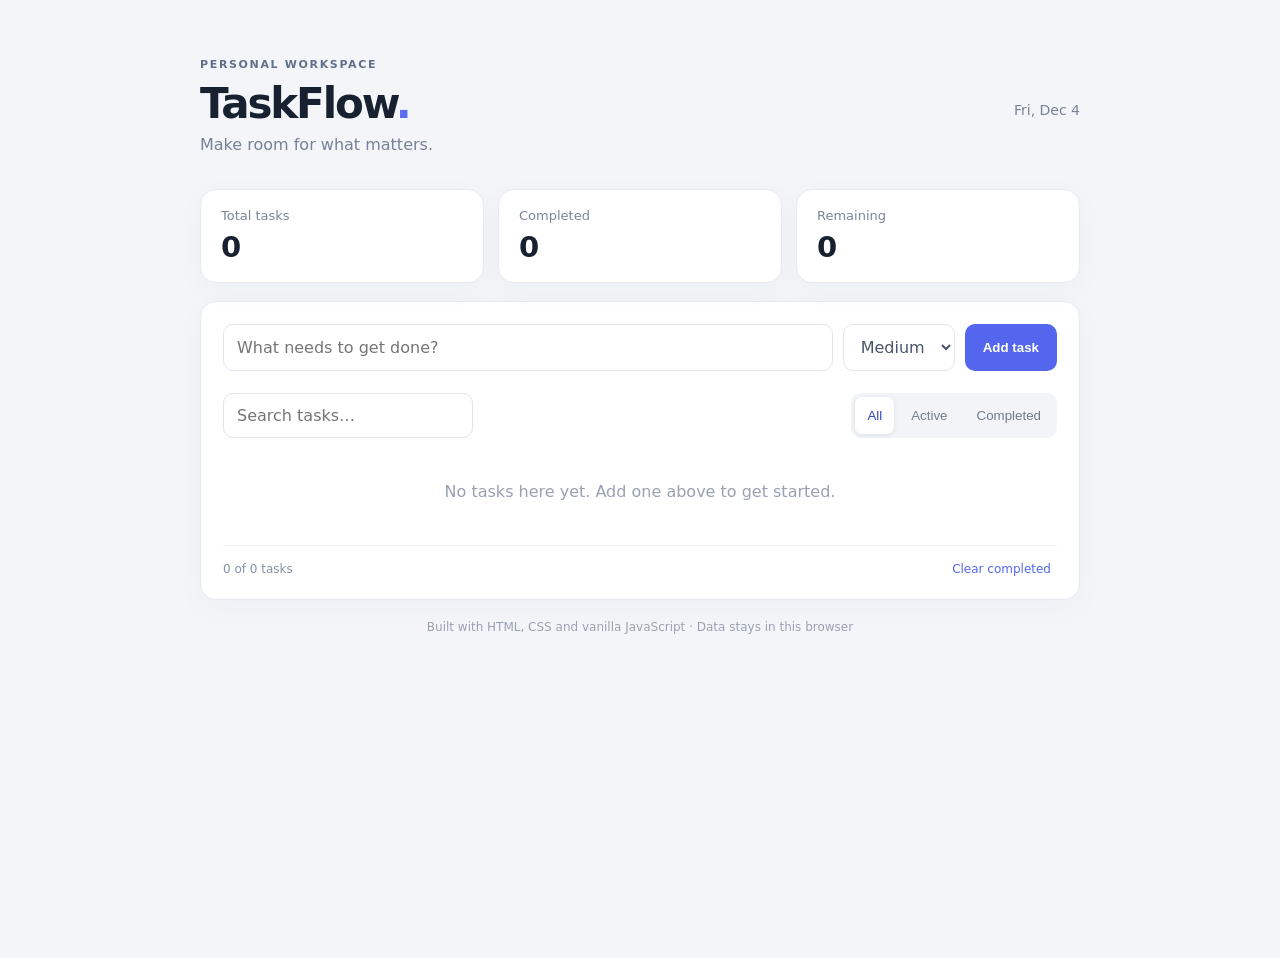
<file: projects/01-task-manager/index.html>
<!doctype html>
<html lang="en">
<head>
  <meta charset="UTF-8"><meta name="viewport" content="width=device-width, initial-scale=1">
  <meta name="description" content="A clean task manager built with HTML, CSS and vanilla JavaScript.">
  <title>TaskFlow — Task Manager</title><link rel="stylesheet" href="styles.css">
</head>
<body>
  <main class="app">
    <header class="topbar"><div><p class="eyebrow">PERSONAL WORKSPACE</p><h1>TaskFlow<span>.</span></h1><p class="muted">Make room for what matters.</p></div><div class="date" id="today"></div></header>
    <section class="summary" aria-label="Task summary">
      <article><span>Total tasks</span><strong id="total">0</strong></article><article><span>Completed</span><strong id="completed">0</strong></article><article><span>Remaining</span><strong id="remaining">0</strong></article>
    </section>
    <section class="panel">
      <form id="task-form" class="task-form"><label class="sr-only" for="task-input">Task title</label><input id="task-input" maxlength="90" placeholder="What needs to get done?" required><select id="priority" aria-label="Priority"><option value="medium">Medium</option><option value="high">High</option><option value="low">Low</option></select><button class="primary">Add task</button></form>
      <div class="toolbar"><input id="search" class="search" type="search" placeholder="Search tasks…" aria-label="Search tasks"><div class="filters" role="group" aria-label="Filter tasks"><button class="filter active" data-filter="all">All</button><button class="filter" data-filter="active">Active</button><button class="filter" data-filter="completed">Completed</button></div></div>
      <ul id="task-list" class="task-list" aria-live="polite"></ul><p id="empty" class="empty">No tasks here yet. Add one above to get started.</p>
      <footer class="list-footer"><span id="count-label">0 tasks</span><button id="clear-completed" class="text-button">Clear completed</button></footer>
    </section>
    <footer class="credit">Built with HTML, CSS and vanilla JavaScript · Data stays in this browser</footer>
  </main><script src="app.js"></script>
</body></html>
</file>
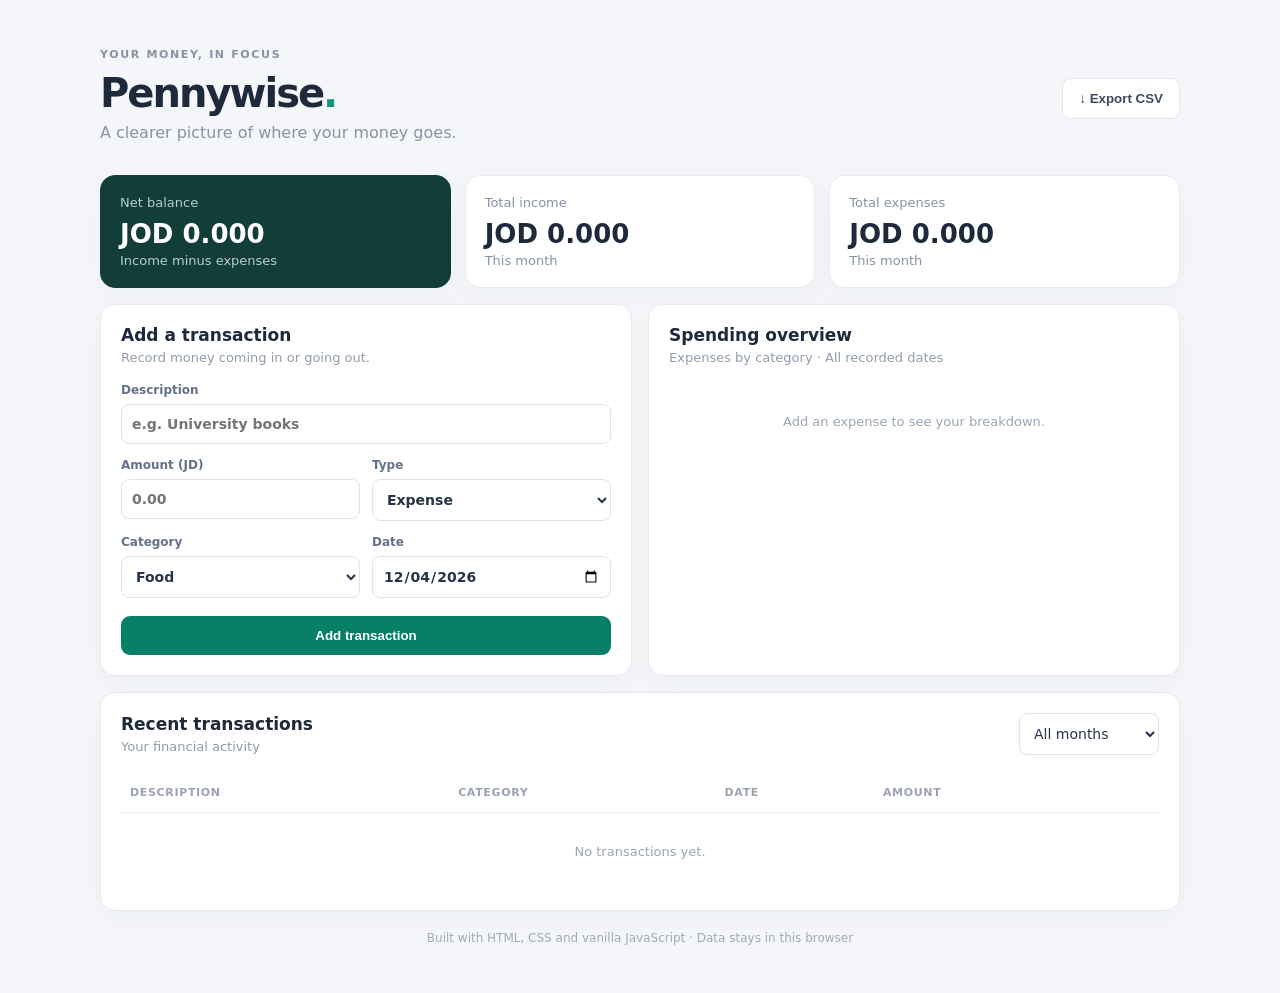
<file: projects/02-expense-tracker/index.html>
<!doctype html>
<html lang="en"><head><meta charset="UTF-8"><meta name="viewport" content="width=device-width,initial-scale=1"><meta name="description" content="Track income and expenses in a simple local-first finance dashboard."><title>Pennywise — Expense Tracker</title><link rel="stylesheet" href="styles.css"></head>
<body><main class="shell">
<header class="header"><div><p class="eyebrow">YOUR MONEY, IN FOCUS</p><h1>Pennywise<span>.</span></h1><p class="sub">A clearer picture of where your money goes.</p></div><button id="export" class="secondary">↓ Export CSV</button></header>
<section class="cards"><article class="card balance"><span>Net balance</span><strong id="balance">JD 0.00</strong><small>Income minus expenses</small></article><article class="card"><span>Total income</span><strong id="income">JD 0.00</strong><small>This month</small></article><article class="card"><span>Total expenses</span><strong id="expenses">JD 0.00</strong><small>This month</small></article></section>
<div class="layout"><section class="panel"><div class="panel-heading"><div><h2>Add a transaction</h2><p>Record money coming in or going out.</p></div></div>
<form id="transaction-form"><label>Description<input id="description" maxlength="70" required placeholder="e.g. University books"></label><div class="two"><label>Amount (JD)<input id="amount" type="number" min="0.01" step="0.01" required placeholder="0.00"></label><label>Type<select id="type"><option value="expense">Expense</option><option value="income">Income</option></select></label></div><div class="two"><label>Category<select id="category"><option>Food</option><option>Transport</option><option>Education</option><option>Shopping</option><option>Bills</option><option>Salary</option><option>Other</option></select></label><label>Date<input id="date" type="date" required></label></div><button class="primary">Add transaction</button></form></section>
<section class="panel"><div class="panel-heading"><div><h2>Spending overview</h2><p>Expenses by category · All recorded dates</p></div></div><div id="breakdown" class="breakdown"></div><p id="breakdown-empty" class="empty">Add an expense to see your breakdown.</p></section></div>
<section class="panel history"><div class="panel-heading history-head"><div><h2>Recent transactions</h2><p>Your financial activity</p></div><select id="month-filter" aria-label="Filter by month"><option value="all">All months</option></select></div><div class="table-wrap"><table><thead><tr><th>Description</th><th>Category</th><th>Date</th><th>Amount</th><th></th></tr></thead><tbody id="transaction-list"></tbody></table></div><p id="history-empty" class="empty">No transactions yet.</p></section>
<footer>Built with HTML, CSS and vanilla JavaScript · Data stays in this browser</footer></main><script src="app.js"></script></body></html>
</file>
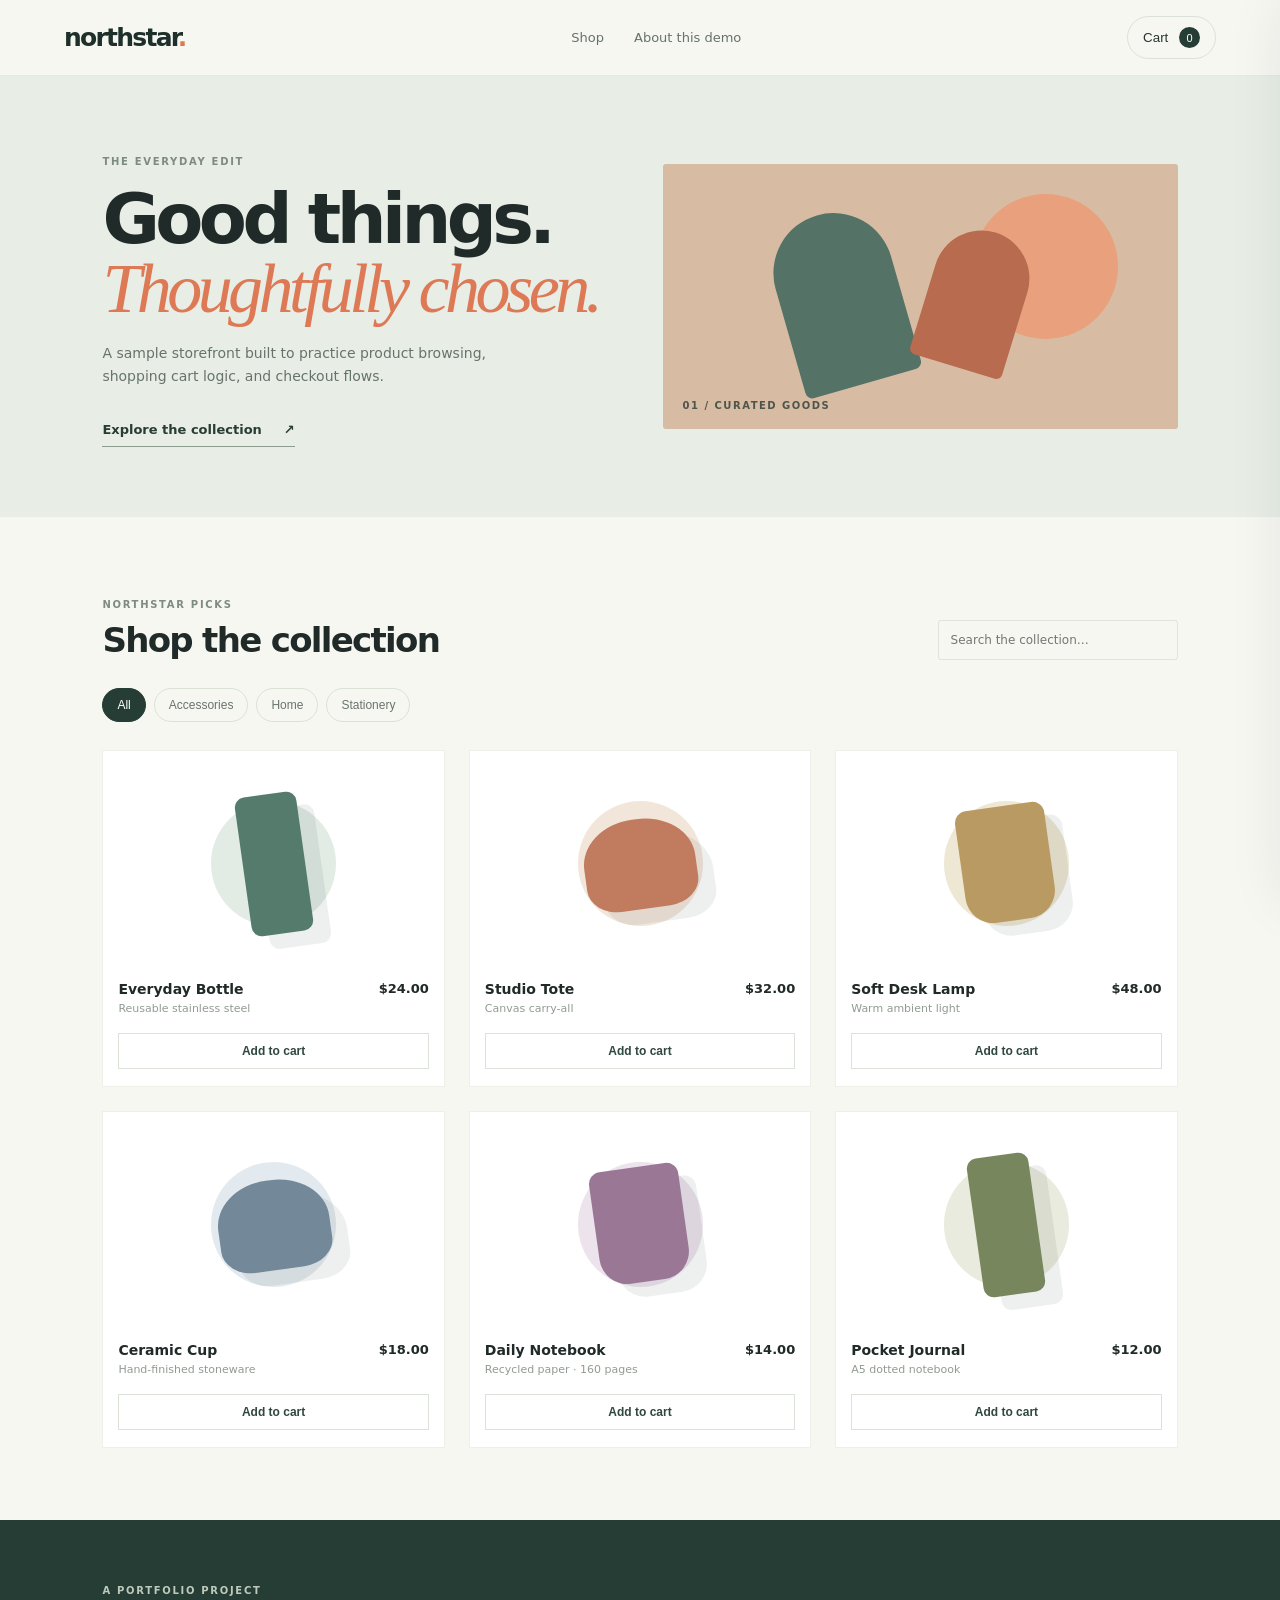
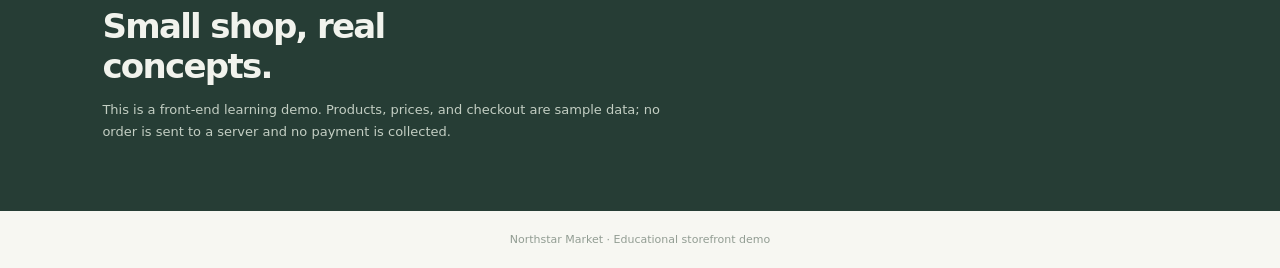
<file: projects/03-ecommerce-platform/index.html>
<!doctype html>
<html lang="en"><head><meta charset="UTF-8"><meta name="viewport" content="width=device-width,initial-scale=1"><meta name="description" content="A small front-end shopping demo with product filters and a persistent cart."><title>Northstar Market — Demo Store</title><link rel="stylesheet" href="styles.css"></head>
<body><header class="site-header"><a class="brand" href="#">northstar<span>.</span></a><nav><a href="#catalog">Shop</a><a href="#about">About this demo</a></nav><button id="cart-toggle" class="cart-toggle">Cart <span id="cart-count">0</span></button></header>
<main><section class="hero"><div><p class="kicker">THE EVERYDAY EDIT</p><h1>Good things.<br><em>Thoughtfully chosen.</em></h1><p class="hero-copy">A sample storefront built to practice product browsing, shopping cart logic, and checkout flows.</p><a class="hero-link" href="#catalog">Explore the collection <span>↗</span></a></div><div class="hero-art" aria-hidden="true"><div class="sun"></div><div class="shape shape-one"></div><div class="shape shape-two"></div><span>01 / CURATED GOODS</span></div></section>
<section id="catalog" class="catalog"><div class="section-heading"><div><p class="kicker">NORTHSTAR PICKS</p><h2>Shop the collection</h2></div><label class="search-label"><span class="sr-only">Search products</span><input id="search" type="search" placeholder="Search the collection…"></label></div><div class="category-row" id="categories"></div><div id="product-grid" class="product-grid"></div></section>
<section id="about" class="about"><p class="kicker">A PORTFOLIO PROJECT</p><h2>Small shop, real concepts.</h2><p>This is a front-end learning demo. Products, prices, and checkout are sample data; no order is sent to a server and no payment is collected.</p></section></main>
<aside id="cart-panel" class="cart-panel" aria-label="Shopping cart" aria-hidden="true"><div class="cart-heading"><div><p class="kicker">YOUR SELECTION</p><h2>Your cart</h2></div><button id="cart-close" class="close" aria-label="Close cart">×</button></div><div id="cart-items" class="cart-items"></div><div class="cart-bottom"><div class="total"><span>Subtotal</span><strong id="cart-total">$0.00</strong></div><button id="checkout" class="checkout">Place demo order</button><p class="fine-print">Demo only — no payment or real order is created.</p></div></aside><div id="scrim" class="scrim"></div><div id="toast" class="toast" role="status" aria-live="polite"></div><footer>Northstar Market · Educational storefront demo</footer><script src="app.js"></script></body></html>
</file>
<file: projects/01-task-manager/styles.css>
:root{font-family:Inter,ui-sans-serif,system-ui,-apple-system,BlinkMacSystemFont,"Segoe UI",sans-serif;color:#18212f;background:#f3f5f9;font-synthesis:none}*{box-sizing:border-box}body{margin:0;min-height:100vh}.app{width:min(880px,calc(100% - 32px));margin:58px auto}.topbar{display:flex;justify-content:space-between;align-items:center;margin-bottom:28px}.eyebrow{font-size:11px;font-weight:800;letter-spacing:.15em;color:#61708a;margin:0 0 8px}h1{font-size:42px;letter-spacing:-.05em;margin:0}.topbar h1 span{color:#5b6df5}.muted{color:#778197;margin:7px 0}.date{color:#78839a;font-size:14px}.summary{display:grid;grid-template-columns:repeat(3,1fr);gap:14px;margin-bottom:18px}.summary article,.panel{background:#fff;border:1px solid #e7eaf1;border-radius:16px;box-shadow:0 8px 30px #24314b08}.summary article{padding:18px 20px}.summary span{display:block;color:#7b8497;font-size:13px}.summary strong{display:block;font-size:29px;margin-top:7px}.panel{padding:22px}.task-form{display:flex;gap:10px}.task-form input,.task-form select,.search{min-width:0;border:1px solid #dfe4ee;border-radius:10px;padding:12px 13px;font:inherit;background:white}.task-form input{flex:1}.task-form select{color:#49546a}.primary{border:0;border-radius:10px;padding:0 18px;background:#5366ed;color:white;font-weight:700;cursor:pointer}.toolbar{display:flex;justify-content:space-between;gap:14px;margin:22px 0 10px}.search{width:250px}.filters{display:flex;gap:5px;background:#f2f4f8;padding:4px;border-radius:10px}.filter{border:0;background:transparent;padding:8px 12px;border-radius:7px;color:#707b90;cursor:pointer}.filter.active{background:white;color:#3546c5;box-shadow:0 1px 4px #1d2b451c}.task-list{list-style:none;padding:0;margin:0}.task{display:flex;align-items:center;gap:12px;padding:15px 3px;border-bottom:1px solid #edf0f5}.task:last-child{border-bottom:0}.task input{width:17px;height:17px;accent-color:#5869ed}.task-copy{flex:1;min-width:0}.task-title{display:block;overflow-wrap:anywhere}.task.done .task-title{text-decoration:line-through;color:#9aa2b1}.priority{font-size:11px;font-weight:750;text-transform:uppercase;letter-spacing:.06em;padding:5px 8px;border-radius:20px;background:#f0f2f8;color:#69748b}.priority.high{background:#fff0ee;color:#c34e43}.priority.low{background:#eaf7f0;color:#32835a}.delete{border:0;background:transparent;color:#9aa2b1;font-size:20px;cursor:pointer;padding:4px 8px}.delete:hover{color:#cf4c4c}.empty{text-align:center;color:#98a1b1;padding:28px 8px}.list-footer{display:flex;justify-content:space-between;align-items:center;color:#8791a4;font-size:12px;border-top:1px solid #edf0f5;padding-top:15px}.text-button{border:0;background:none;color:#5366ed;cursor:pointer;font:inherit}.credit{text-align:center;color:#9aa2b1;font-size:12px;margin:20px}.sr-only{position:absolute;width:1px;height:1px;padding:0;margin:-1px;overflow:hidden;clip:rect(0,0,0,0);white-space:nowrap;border:0}@media(max-width:620px){.app{margin:30px auto}.topbar{align-items:flex-start}.date{font-size:12px;text-align:right}.summary{gap:8px}.summary article{padding:13px}.summary strong{font-size:24px}.panel{padding:15px}.task-form{flex-wrap:wrap}.task-form input{flex-basis:100%}.primary{min-height:42px;flex:1}.toolbar{flex-direction:column}.search{width:100%}.filters{justify-content:space-around}}
</file>
<file: projects/02-expense-tracker/styles.css>
:root{font-family:Inter,system-ui,-apple-system,"Segoe UI",sans-serif;color:#1e293b;background:#f4f6fa;font-synthesis:none}*{box-sizing:border-box}body{margin:0}.shell{max-width:1080px;width:calc(100% - 34px);margin:48px auto}.header{display:flex;align-items:center;justify-content:space-between;margin-bottom:26px}.eyebrow{font-size:11px;letter-spacing:.15em;font-weight:800;color:#8792a5;margin:0 0 9px}h1{font-size:40px;letter-spacing:-.05em;margin:0}h1 span{color:#0b9b7a}.sub{color:#8893a5;margin:7px 0}.secondary,.primary{border:0;border-radius:9px;padding:12px 16px;font-weight:700;cursor:pointer}.secondary{background:#fff;color:#3d4a60;border:1px solid #e2e7ef}.primary{background:#087f68;color:#fff;width:100%;margin-top:4px}.cards{display:grid;grid-template-columns:repeat(3,1fr);gap:14px;margin-bottom:16px}.card,.panel{background:#fff;border:1px solid #e7eaf0;border-radius:15px;box-shadow:0 8px 30px #24314b08}.card{padding:19px}.card span,.card small{display:block;color:#8792a5;font-size:13px}.card strong{display:block;font-size:26px;margin:9px 0 4px}.balance{background:#123d39;color:#fff;border-color:#123d39}.balance span,.balance small{color:#b4d1cb}.layout{display:grid;grid-template-columns:1fr 1fr;gap:16px}.panel{padding:20px}.panel-heading{margin-bottom:18px}.panel-heading h2{font-size:17px;margin:0}.panel-heading p{font-size:13px;color:#919bad;margin:5px 0 0}form label{display:block;font-size:12px;color:#647087;font-weight:700;margin-bottom:14px}input,select{display:block;width:100%;margin-top:7px;border:1px solid #dfe5ed;border-radius:8px;padding:11px 10px;background:white;color:#263348;font:inherit;font-size:14px}.two{display:grid;grid-template-columns:1fr 1fr;gap:12px}.breakdown{display:grid;gap:15px}.bar-label{display:flex;justify-content:space-between;color:#657187;font-size:13px;margin-bottom:6px}.bar{height:8px;border-radius:10px;background:#edf1f5;overflow:hidden}.bar span{height:100%;display:block;background:#10a384;border-radius:10px}.empty{text-align:center;color:#9aa4b3;font-size:13px;padding:18px}.history{margin-top:16px}.history-head{display:flex;justify-content:space-between;align-items:center}.history-head select{width:auto;min-width:140px;margin:0}table{width:100%;border-collapse:collapse;text-align:left;font-size:13px}th{color:#9aa3b1;font-size:11px;text-transform:uppercase;letter-spacing:.06em}td,th{padding:13px 9px;border-bottom:1px solid #eef0f4}td:last-child,th:last-child{text-align:right}.amount-income{color:#08866b;font-weight:750}.amount-expense{color:#d35c54;font-weight:750}.delete{border:0;background:none;color:#9aa4b1;cursor:pointer;font-size:18px}.table-wrap{overflow:auto}footer{text-align:center;color:#a1aab8;font-size:12px;margin:20px}@media(max-width:760px){.shell{margin:28px auto}.cards{gap:8px}.card{padding:13px}.card strong{font-size:19px}.layout{grid-template-columns:1fr}.header{align-items:flex-start}.header h1{font-size:34px}.secondary{font-size:12px;padding:10px}.history-head{align-items:flex-start;gap:12px;flex-wrap:wrap}}
</file>
<file: projects/03-ecommerce-platform/styles.css>
:root{font-family:Inter,ui-sans-serif,system-ui,-apple-system,"Segoe UI",sans-serif;color:#202a28;background:#f7f7f2;font-synthesis:none}*{box-sizing:border-box}html{scroll-behavior:smooth}body{margin:0}.site-header{height:76px;padding:0 max(5vw,22px);display:flex;align-items:center;justify-content:space-between;border-bottom:1px solid #e7e8e1;background:#f7f7f2}.brand{text-decoration:none;color:#1e302b;font-size:25px;letter-spacing:-.07em;font-weight:850}.brand span{color:#e27653}.site-header nav{display:flex;gap:30px}.site-header nav a{color:#66716c;text-decoration:none;font-size:13px}.cart-toggle{border:1px solid #dce1d8;background:transparent;border-radius:30px;padding:10px 15px;color:#28352f;cursor:pointer}.cart-toggle span{display:inline-grid;place-items:center;background:#263d35;color:white;border-radius:50%;width:21px;height:21px;margin-left:7px;font-size:11px}.hero{min-height:420px;padding:70px max(8vw,25px);display:grid;grid-template-columns:1fr 1fr;gap:45px;align-items:center;background:#e8eee6}.kicker{font-size:10px;letter-spacing:.17em;font-weight:850;color:#7e8b80}.hero h1{font-size:clamp(42px,5.5vw,70px);line-height:.99;letter-spacing:-.065em;margin:18px 0}.hero h1 em{font-family:Georgia,serif;font-weight:400;color:#de7956}.hero-copy{max-width:390px;color:#66736b;line-height:1.7;font-size:14px}.hero-link{display:inline-flex;gap:22px;margin-top:19px;text-decoration:none;color:#283d34;font-weight:750;font-size:13px;border-bottom:1px solid #8c9c8e;padding-bottom:9px}.hero-art{height:265px;position:relative;overflow:hidden;background:#d7bca3;border-radius:3px}.hero-art>span{position:absolute;bottom:18px;left:20px;color:#4e554c;font-size:10px;letter-spacing:.15em;font-weight:800}.sun{position:absolute;width:145px;height:145px;border-radius:50%;background:#e8a17c;top:30px;right:60px}.shape{position:absolute;bottom:42px;width:120px;height:175px;border-radius:65px 65px 8px 8px;transform:rotate(-16deg)}.shape-one{left:23%;background:#557267}.shape-two{left:49%;background:#b86b4e;transform:rotate(17deg) scale(.8)}.catalog{padding:72px max(8vw,25px)}.section-heading{display:flex;justify-content:space-between;align-items:end;gap:20px}.section-heading h2,.about h2{font-size:34px;letter-spacing:-.05em;margin:8px 0 0}.search-label input{width:240px;border:1px solid #dfe3dc;background:transparent;padding:12px;border-radius:3px;font:inherit;font-size:12px}.category-row{display:flex;gap:8px;flex-wrap:wrap;margin:28px 0}.category{border:1px solid #dce1d8;background:transparent;padding:9px 14px;border-radius:30px;color:#68746d;cursor:pointer;font-size:12px}.category.active{background:#263d35;color:#fff;border-color:#263d35}.product-grid{display:grid;grid-template-columns:repeat(3,1fr);gap:24px}.product-card{background:white;padding:10px 10px 17px;border:1px solid #edf0e9}.product-art{height:205px;display:grid;place-items:center;position:relative;overflow:hidden}.product-art:before{content:"";position:absolute;width:125px;height:125px;border-radius:50%;background:var(--tint);opacity:.8}.product-art .object{position:relative;width:90px;height:115px;border-radius:12px 12px 28px 28px;background:var(--object);box-shadow:16px 15px 0 #17251e12;transform:rotate(-8deg)}.product-art .object.round{width:112px;height:90px;border-radius:48% 48% 28% 28%}.product-art .object.tall{width:62px;height:140px;border-radius:10px}.product-meta{display:flex;justify-content:space-between;align-items:start;gap:10px;margin:15px 5px 5px}.product-meta h3{font-size:14px;margin:0 0 5px}.product-meta p{font-size:11px;color:#919b91;margin:0}.price{font-weight:800;font-size:13px;white-space:nowrap}.add{width:calc(100% - 10px);margin:13px 5px 0;padding:10px;border:1px solid #dce2da;background:transparent;color:#30483d;cursor:pointer;font-weight:700;font-size:12px}.add:hover{background:#263d35;color:white}.about{padding:55px max(8vw,25px);background:#263d35;color:#f1f3ed}.about .kicker{color:#bdc9bc}.about h2{max-width:420px}.about p:last-child{max-width:560px;color:#c3cec3;line-height:1.7;font-size:13px}footer{text-align:center;padding:22px;color:#929d93;font-size:11px}.cart-panel{position:fixed;z-index:5;right:0;top:0;height:100vh;width:min(420px,100%);background:#fbfcf8;transform:translateX(105%);transition:transform .25s ease;display:flex;flex-direction:column;padding:25px;box-shadow:-15px 0 55px #17251e18}.cart-panel.open{transform:translateX(0)}.cart-heading{display:flex;align-items:center;justify-content:space-between;border-bottom:1px solid #e8ece5;padding-bottom:15px}.cart-heading h2{margin:3px 0;font-size:26px}.close{font-size:28px;border:0;background:none;color:#78847a;cursor:pointer}.cart-items{flex:1;overflow:auto}.cart-line{display:grid;grid-template-columns:1fr auto;gap:10px;padding:17px 0;border-bottom:1px solid #e8ece5}.cart-line h3{font-size:13px;margin:0 0 6px}.cart-line p{font-size:12px;color:#839087;margin:0}.qty{display:flex;align-items:center;gap:9px}.qty button{border:1px solid #dce3da;background:transparent;width:25px;height:25px;border-radius:50%;cursor:pointer}.cart-bottom{border-top:1px solid #e8ece5;padding-top:18px}.total{display:flex;justify-content:space-between;margin-bottom:16px}.checkout{width:100%;padding:14px;border:0;background:#263d35;color:white;font-weight:750;cursor:pointer}.fine-print{font-size:10px;color:#9aa49b;text-align:center}.scrim{display:none;position:fixed;inset:0;background:#17251e66;z-index:4}.scrim.show{display:block}.toast{position:fixed;bottom:20px;left:50%;transform:translate(-50%,20px);padding:11px 16px;background:#263d35;color:white;font-size:12px;border-radius:30px;opacity:0;transition:.2s;pointer-events:none}.toast.show{opacity:1;transform:translate(-50%,0)}.empty{color:#8c978d;text-align:center;padding:30px 0;font-size:13px}.sr-only{position:absolute;width:1px;height:1px;padding:0;margin:-1px;overflow:hidden;clip:rect(0,0,0,0);white-space:nowrap;border:0}@media(max-width:760px){.site-header{padding:0 18px}.site-header nav{gap:12px}.site-header nav a{font-size:11px}.hero{grid-template-columns:1fr;padding:48px 24px;gap:25px}.hero-art{height:210px}.catalog{padding:48px 20px}.section-heading{align-items:start;flex-direction:column}.search-label,.search-label input{width:100%}.product-grid{grid-template-columns:repeat(2,1fr);gap:12px}.product-art{height:155px}.product-art:before{width:100px;height:100px}.product-art .object{transform:scale(.8) rotate(-8deg)}.about{padding:45px 22px}}@media(max-width:400px){.site-header nav{display:none}.product-grid{grid-template-columns:1fr 1fr}.product-meta{flex-direction:column}}
</file>
